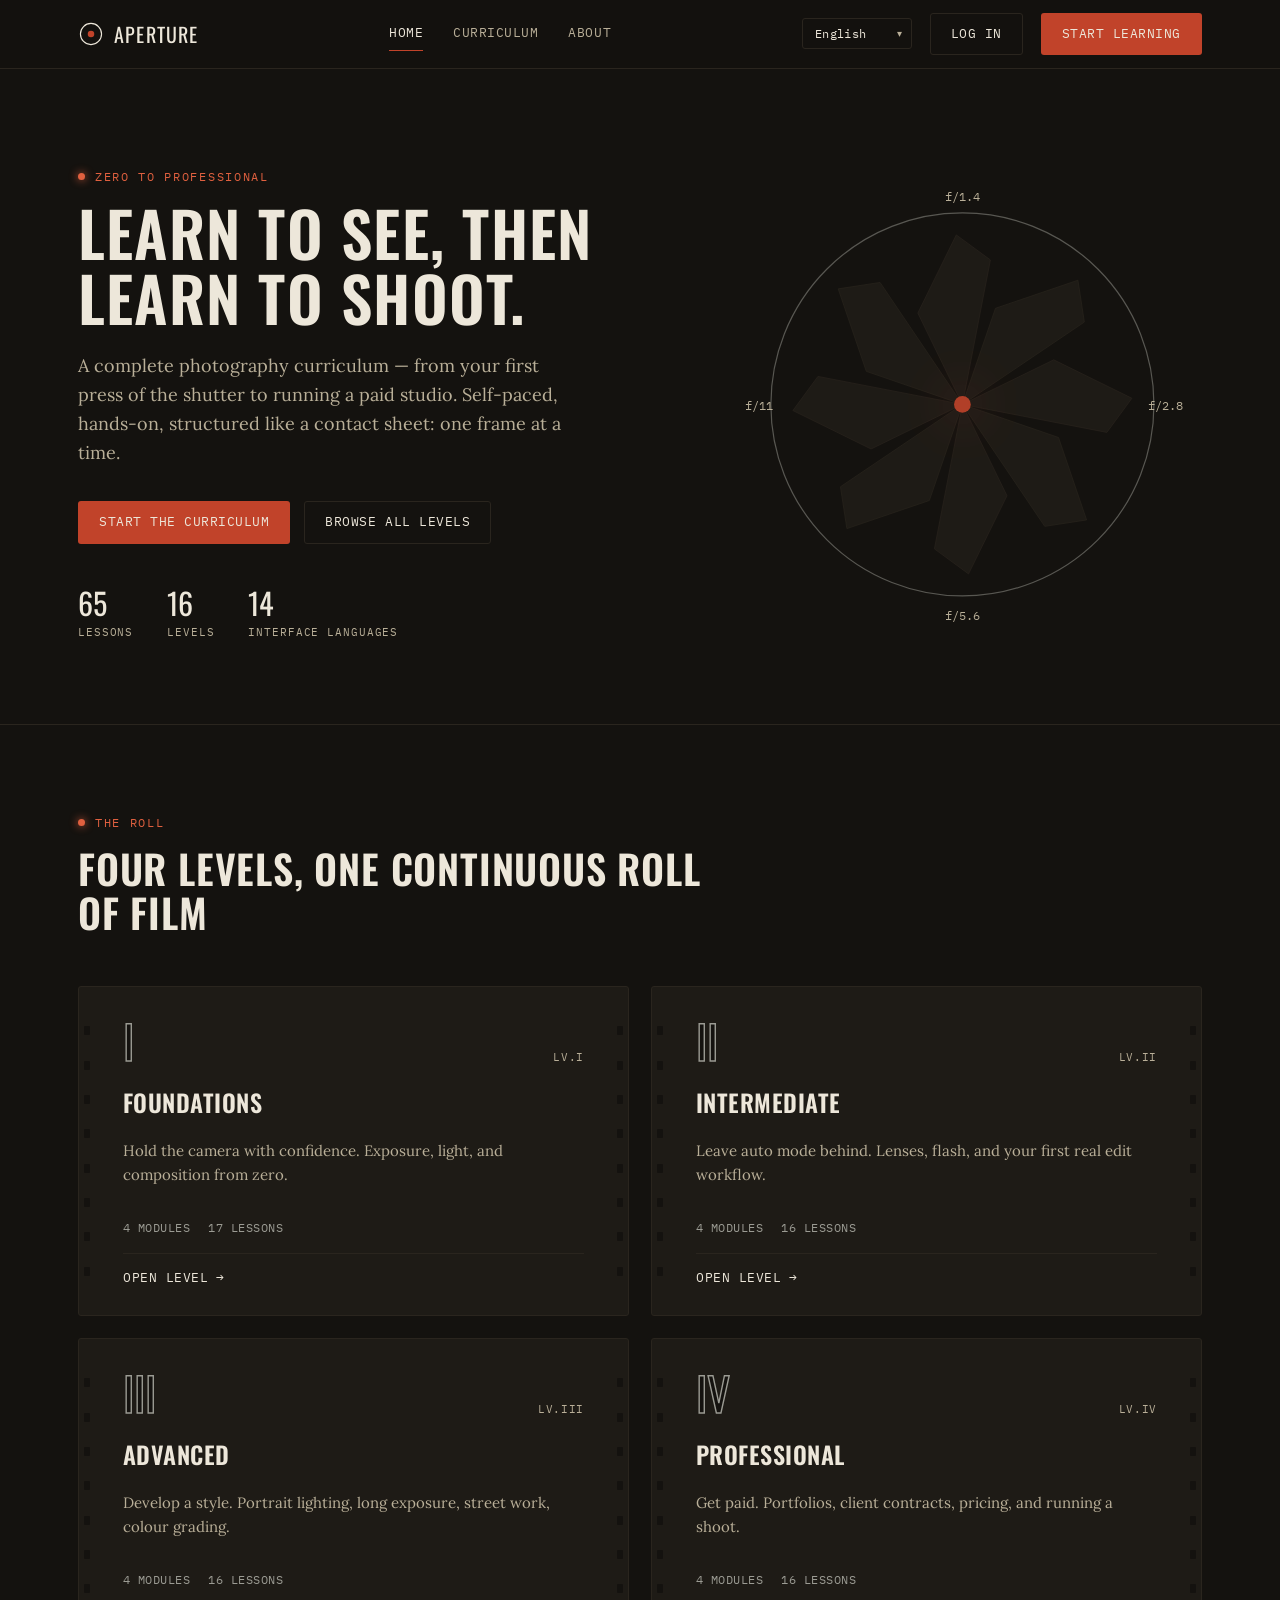
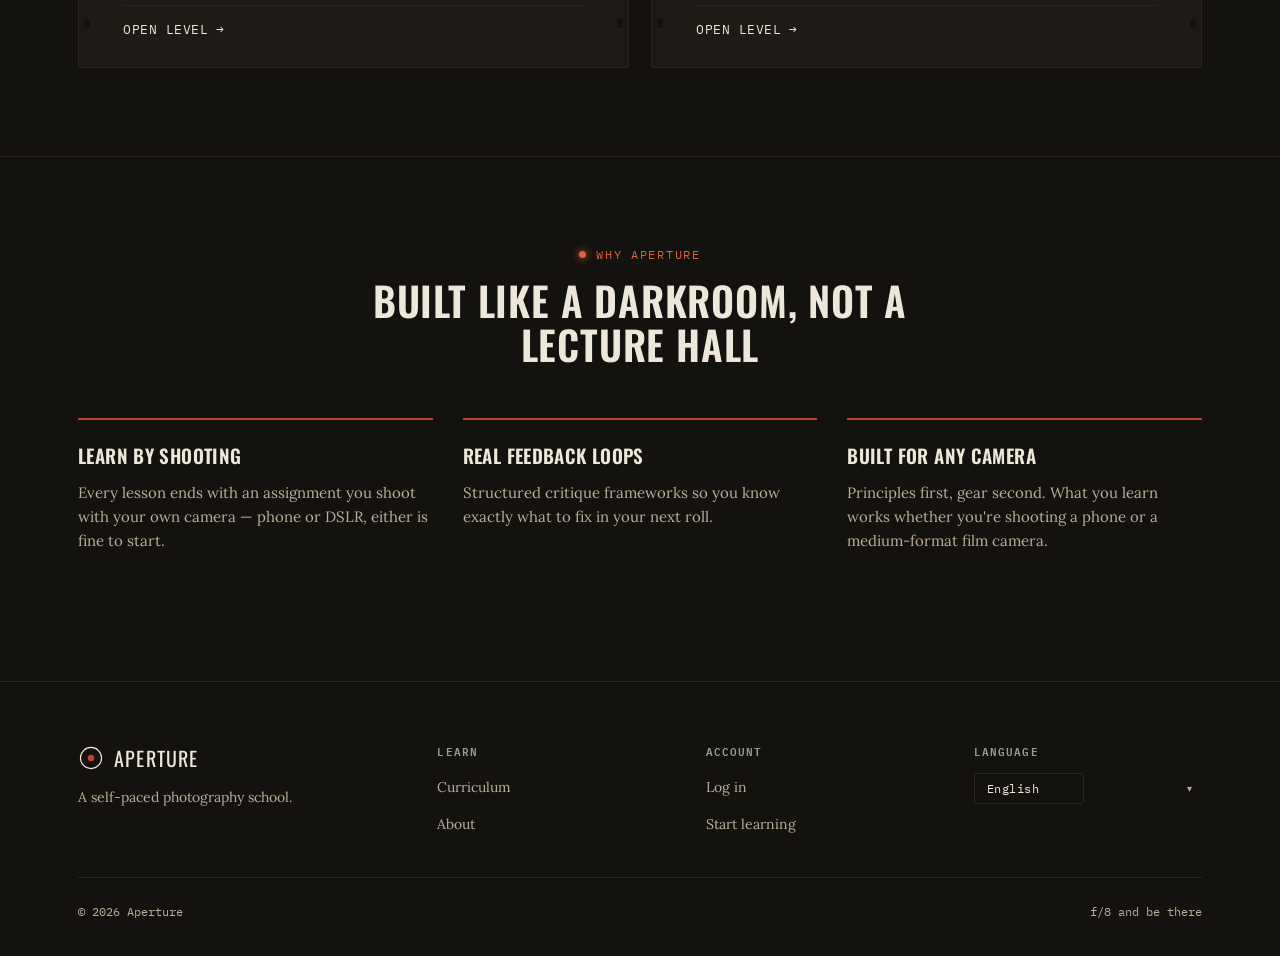
<file: index.html>
<!DOCTYPE html>
<html lang="en">
<head>
<meta charset="UTF-8" />
<meta name="viewport" content="width=device-width, initial-scale=1.0" />
<title>Aperture — Learn photography from scratch to professional</title>
<meta name="description" content="A complete, self-paced photography curriculum from your first shutter press to running a paid studio. Available in 14 interface languages." />
<link rel="preconnect" href="https://fonts.googleapis.com">
<link href="https://fonts.googleapis.com/css2?family=Oswald:wght@400;500;600;700&family=Lora:ital,wght@0,400;0,500;0,600;1,400&family=IBM+Plex+Mono:wght@400;500&display=swap" rel="stylesheet">
<link rel="stylesheet" href="css/style.css" />
</head>
<body>
<div class="bg-scene" aria-hidden="true">
  <div class="bg-glow"></div>
  <svg class="bg-camera bg-camera-1" viewBox="0 0 240 160" fill="none" stroke="currentColor" stroke-width="2">
    <rect x="20" y="42" width="200" height="88" rx="10"/>
    <rect x="96" y="18" width="46" height="26" rx="4"/>
    <circle cx="120" cy="88" r="36"/>
    <circle cx="120" cy="88" r="23"/>
    <circle cx="120" cy="88" r="9"/>
    <rect x="34" y="54" width="20" height="14" rx="2"/>
    <circle cx="196" cy="34" r="7"/>
    <circle cx="172" cy="30" r="9"/>
    <line x1="30" y1="42" x2="30" y2="30"/>
    <line x1="210" y1="42" x2="210" y2="30"/>
  </svg>
  <svg class="bg-camera bg-camera-2" viewBox="0 0 240 160" fill="none" stroke="currentColor" stroke-width="2">
    <rect x="20" y="42" width="200" height="88" rx="10"/>
    <rect x="96" y="18" width="46" height="26" rx="4"/>
    <circle cx="120" cy="88" r="36"/>
    <circle cx="120" cy="88" r="23"/>
    <circle cx="120" cy="88" r="9"/>
    <rect x="34" y="54" width="20" height="14" rx="2"/>
    <circle cx="196" cy="34" r="7"/>
    <circle cx="172" cy="30" r="9"/>
    <line x1="30" y1="42" x2="30" y2="30"/>
    <line x1="210" y1="42" x2="210" y2="30"/>
  </svg>
  <div class="bg-grain"></div>
</div>


<!-- ============ NAV ============ -->
<header class="site-nav">
  <div class="container">
    <a href="index.html" class="brand">
      <svg class="brand-mark" viewBox="0 0 32 32"><circle class="iris-outer" cx="16" cy="16" r="13"/><circle class="iris-inner" cx="16" cy="16" r="4"/></svg>
      Aperture
    </a>
    <nav class="nav-links">
      <a href="index.html" class="active" data-i18n="nav_home">Home</a>
      <a href="dashboard.html" data-i18n="nav_curriculum">Curriculum</a>
      <a href="index.html#why" data-i18n="nav_about">About</a>
    </nav>
    <div class="nav-right">
      <div class="lang-switch"><select aria-label="Language"></select></div>
      <a href="login.html" class="btn btn-ghost" data-i18n="nav_login">Log in</a>
      <a href="signup.html" class="btn btn-primary" data-i18n="nav_signup">Start learning</a>
      <button class="menu-toggle" aria-label="Menu">
        <svg width="18" height="12" viewBox="0 0 18 12"><rect width="18" height="2" fill="currentColor"/><rect y="5" width="18" height="2" fill="currentColor"/><rect y="10" width="18" height="2" fill="currentColor"/></svg>
      </button>
    </div>
  </div>
</header>

<div class="mobile-drawer">
  <div class="mobile-drawer-top">
    <span class="brand"><svg class="brand-mark" viewBox="0 0 32 32"><circle class="iris-outer" cx="16" cy="16" r="13"/><circle class="iris-inner" cx="16" cy="16" r="4"/></svg>Aperture</span>
    <button class="drawer-close btn btn-ghost" aria-label="Close">✕</button>
  </div>
  <nav>
    <a href="index.html" data-i18n="nav_home">Home</a>
    <a href="dashboard.html" data-i18n="nav_curriculum">Curriculum</a>
    <a href="login.html" data-i18n="nav_login">Log in</a>
  </nav>
  <a href="signup.html" class="btn btn-primary" data-i18n="nav_signup">Start learning</a>
</div>

<!-- ============ HERO ============ -->
<section class="hero">
  <div class="container">
    <div>
      <p class="eyebrow" data-i18n="hero_eyebrow">Zero to professional</p>
      <h1 data-i18n="hero_title">Learn to see, then learn to shoot.</h1>
      <p class="hero-sub" data-i18n="hero_sub">A complete photography curriculum — from your first press of the shutter to running a paid studio. Self-paced, hands-on, structured like a contact sheet: one frame at a time.</p>
      <div class="hero-actions">
        <a href="dashboard.html" class="btn btn-primary" data-i18n="hero_cta_primary">Start the curriculum</a>
        <a href="dashboard.html" class="btn btn-ghost" data-i18n="hero_cta_secondary">Browse all levels</a>
      </div>
      <div class="hero-stats">
        <div class="hero-stat"><div class="num" data-stat-lessons>32</div><div class="label" data-i18n="hero_stat_lessons">lessons</div></div>
        <div class="hero-stat"><div class="num" data-stat-modules>16</div><div class="label" data-i18n="hero_stat_levels">levels</div></div>
        <div class="hero-stat"><div class="num">14</div><div class="label" data-i18n="hero_stat_langs">interface languages</div></div>
      </div>
    </div>
    <div class="iris-wrap">
      <svg class="iris-svg" viewBox="0 0 400 400">
        <circle class="iris-ring-outer" cx="200" cy="200" r="160"/>
        <g>
          <g transform="rotate(0 200 200)"><path class="iris-blade" d="M200,200 L246,86 L222,60 L178,118 Z"/></g>
          <g transform="rotate(45 200 200)"><path class="iris-blade" d="M200,200 L246,86 L222,60 L178,118 Z"/></g>
          <g transform="rotate(90 200 200)"><path class="iris-blade" d="M200,200 L246,86 L222,60 L178,118 Z"/></g>
          <g transform="rotate(135 200 200)"><path class="iris-blade" d="M200,200 L246,86 L222,60 L178,118 Z"/></g>
          <g transform="rotate(180 200 200)"><path class="iris-blade" d="M200,200 L246,86 L222,60 L178,118 Z"/></g>
          <g transform="rotate(225 200 200)"><path class="iris-blade" d="M200,200 L246,86 L222,60 L178,118 Z"/></g>
          <g transform="rotate(270 200 200)"><path class="iris-blade" d="M200,200 L246,86 L222,60 L178,118 Z"/></g>
          <g transform="rotate(315 200 200)"><path class="iris-blade" d="M200,200 L246,86 L222,60 L178,118 Z"/></g>
        </g>
        <circle class="iris-center-glow" cx="200" cy="200" r="7"/>
        <text class="iris-fstop" x="200" y="30">f/1.4</text>
        <text class="iris-fstop" x="370" y="205">f/2.8</text>
        <text class="iris-fstop" x="200" y="380">f/5.6</text>
        <text class="iris-fstop" x="30" y="205">f/11</text>
      </svg>
    </div>
  </div>
</section>

<!-- ============ LEVELS ============ -->
<section class="section">
  <div class="container">
    <div class="section-header">
      <p class="eyebrow" data-i18n="levels_eyebrow">The roll</p>
      <h2 data-i18n="levels_title">Four levels, one continuous roll of film</h2>
    </div>
    <div class="roll" data-levels-roll></div>
  </div>
</section>

<!-- ============ WHY ============ -->
<section class="section" id="why" style="border-top:1px solid var(--ink-3);">
  <div class="container">
    <div class="section-header center" style="margin-left:auto;margin-right:auto;">
      <p class="eyebrow" style="justify-content:center;" data-i18n="home_why_eyebrow">Why Aperture</p>
      <h2 data-i18n="home_why_title">Built like a darkroom, not a lecture hall</h2>
    </div>
    <div class="why-grid">
      <div class="why-card">
        <h3 data-i18n="why_1_title">Learn by shooting</h3>
        <p data-i18n="why_1_body">Every lesson ends with an assignment you shoot with your own camera — phone or DSLR, either is fine to start.</p>
      </div>
      <div class="why-card">
        <h3 data-i18n="why_2_title">Real feedback loops</h3>
        <p data-i18n="why_2_body">Structured critique frameworks so you know exactly what to fix in your next roll.</p>
      </div>
      <div class="why-card">
        <h3 data-i18n="why_3_title">Built for any camera</h3>
        <p data-i18n="why_3_body">Principles first, gear second. What you learn works whether you're shooting a phone or a medium-format film camera.</p>
      </div>
    </div>
  </div>
</section>

<!-- ============ FOOTER ============ -->
<footer class="site-footer">
  <div class="container">
    <div class="footer-grid">
      <div class="footer-brand">
        <span class="brand"><svg class="brand-mark" viewBox="0 0 32 32"><circle class="iris-outer" cx="16" cy="16" r="13"/><circle class="iris-inner" cx="16" cy="16" r="4"/></svg>Aperture</span>
        <p data-i18n="footer_rights">A self-paced photography school.</p>
      </div>
      <div class="footer-col">
        <h4 data-i18n="footer_col_learn">Learn</h4>
        <ul>
          <li><a href="dashboard.html" data-i18n="nav_curriculum">Curriculum</a></li>
          <li><a href="index.html#why" data-i18n="nav_about">About</a></li>
        </ul>
      </div>
      <div class="footer-col">
        <h4 data-i18n="footer_col_account">Account</h4>
        <ul>
          <li><a href="login.html" data-i18n="nav_login">Log in</a></li>
          <li><a href="signup.html" data-i18n="nav_signup">Start learning</a></li>
        </ul>
      </div>
      <div class="footer-col">
        <h4 data-i18n="footer_col_lang">Language</h4>
        <div class="lang-switch"><select aria-label="Language"></select></div>
      </div>
    </div>
    <div class="footer-bottom">
      <span>© 2026 Aperture</span>
      <span>f/8 and be there</span>
    </div>
  </div>
</footer>

<script src="js/i18n.js"></script>
<script src="js/curriculum.js"></script>
<script src="js/main.js"></script>
</body>
</html>
</file>
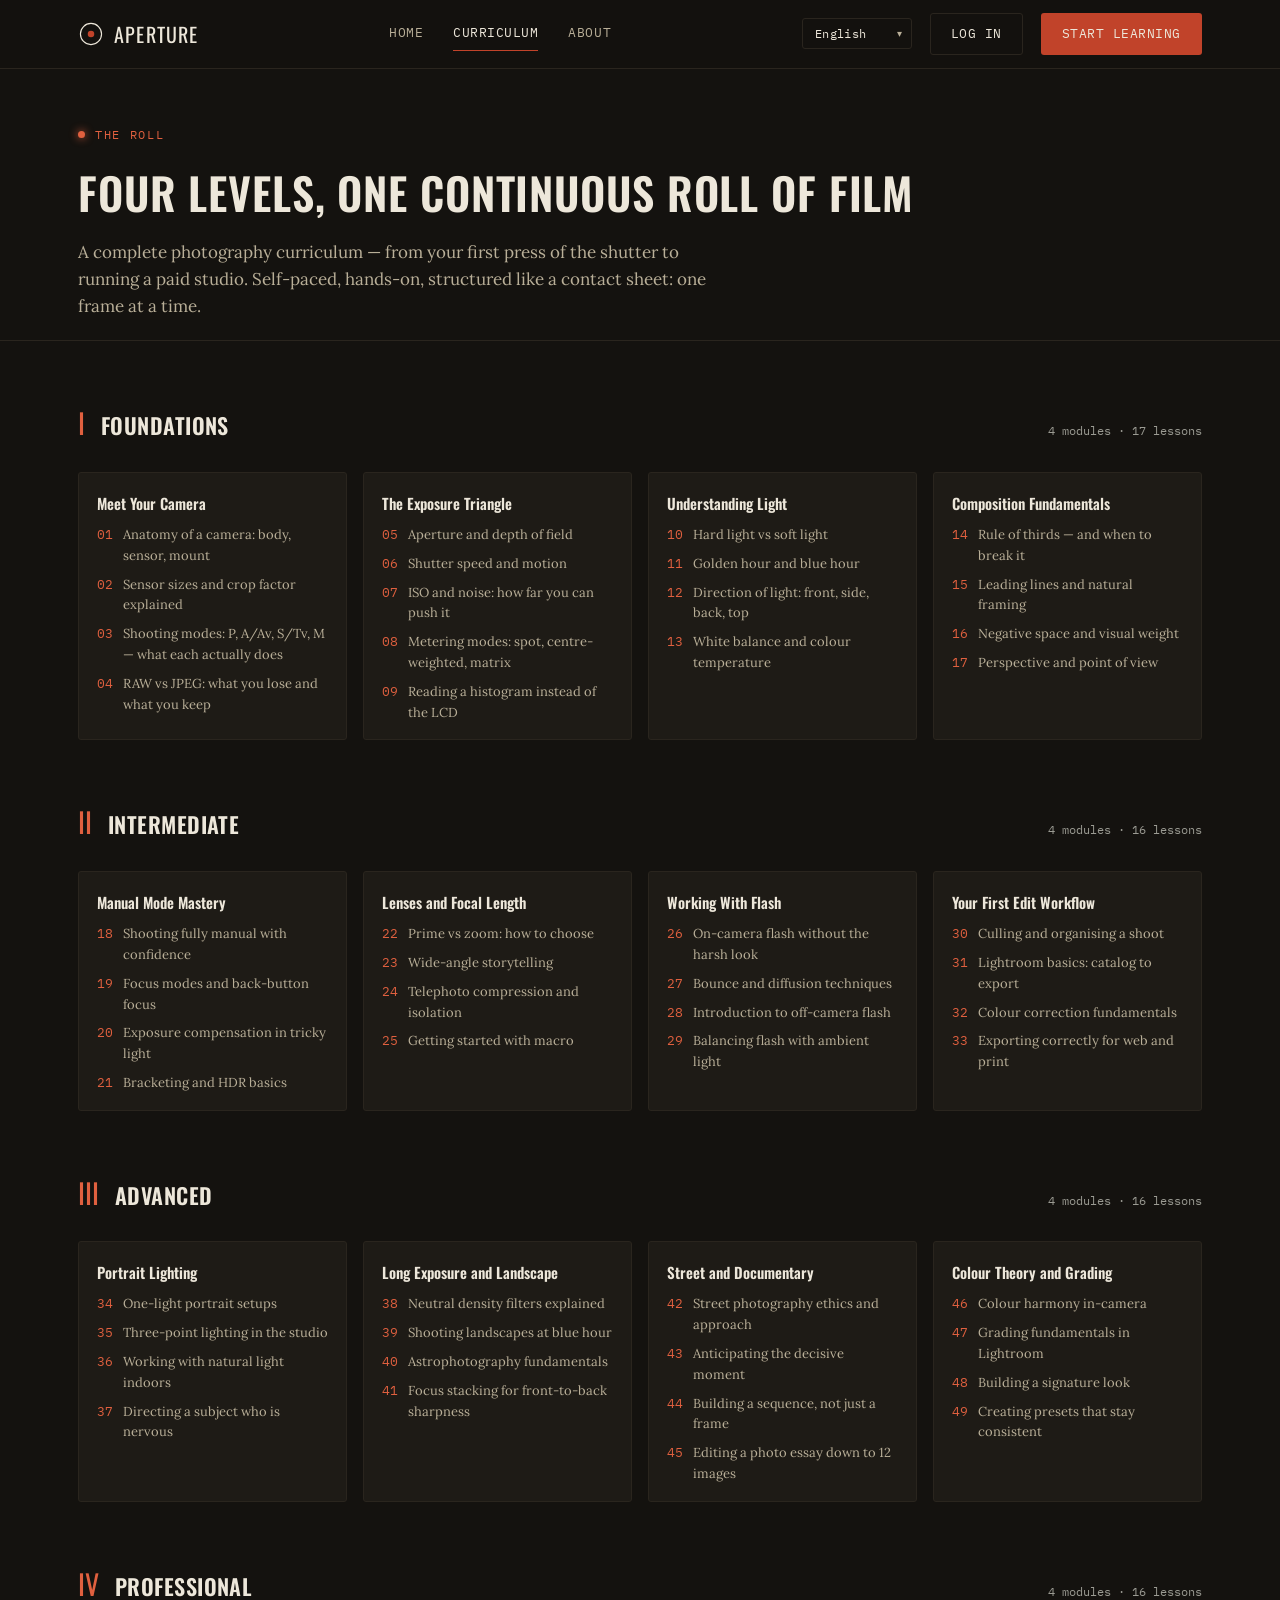
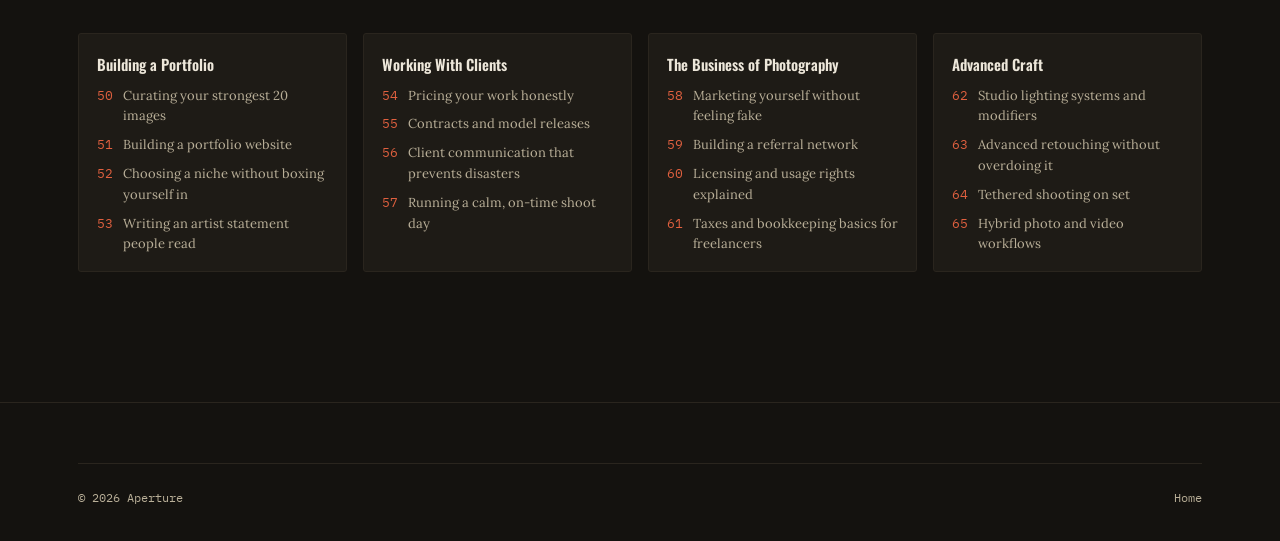
<file: dashboard.html>
<!DOCTYPE html>
<html lang="en">
<head>
<meta charset="UTF-8" />
<meta name="viewport" content="width=device-width, initial-scale=1.0" />
<title>Curriculum — Aperture</title>
<link rel="preconnect" href="https://fonts.googleapis.com">
<link href="https://fonts.googleapis.com/css2?family=Oswald:wght@400;500;600;700&family=Lora:ital,wght@0,400;0,500;0,600;1,400&family=IBM+Plex+Mono:wght@400;500&display=swap" rel="stylesheet">
<link rel="stylesheet" href="css/style.css" />
</head>
<body>
<div class="bg-scene" aria-hidden="true">
  <div class="bg-glow"></div>
  <svg class="bg-camera bg-camera-1" viewBox="0 0 240 160" fill="none" stroke="currentColor" stroke-width="2">
    <rect x="20" y="42" width="200" height="88" rx="10"/>
    <rect x="96" y="18" width="46" height="26" rx="4"/>
    <circle cx="120" cy="88" r="36"/>
    <circle cx="120" cy="88" r="23"/>
    <circle cx="120" cy="88" r="9"/>
    <rect x="34" y="54" width="20" height="14" rx="2"/>
    <circle cx="196" cy="34" r="7"/>
    <circle cx="172" cy="30" r="9"/>
    <line x1="30" y1="42" x2="30" y2="30"/>
    <line x1="210" y1="42" x2="210" y2="30"/>
  </svg>
  <svg class="bg-camera bg-camera-2" viewBox="0 0 240 160" fill="none" stroke="currentColor" stroke-width="2">
    <rect x="20" y="42" width="200" height="88" rx="10"/>
    <rect x="96" y="18" width="46" height="26" rx="4"/>
    <circle cx="120" cy="88" r="36"/>
    <circle cx="120" cy="88" r="23"/>
    <circle cx="120" cy="88" r="9"/>
    <rect x="34" y="54" width="20" height="14" rx="2"/>
    <circle cx="196" cy="34" r="7"/>
    <circle cx="172" cy="30" r="9"/>
    <line x1="30" y1="42" x2="30" y2="30"/>
    <line x1="210" y1="42" x2="210" y2="30"/>
  </svg>
  <div class="bg-grain"></div>
</div>


<header class="site-nav">
  <div class="container">
    <a href="index.html" class="brand">
      <svg class="brand-mark" viewBox="0 0 32 32"><circle class="iris-outer" cx="16" cy="16" r="13"/><circle class="iris-inner" cx="16" cy="16" r="4"/></svg>
      Aperture
    </a>
    <nav class="nav-links">
      <a href="index.html" data-i18n="nav_home">Home</a>
      <a href="dashboard.html" class="active" data-i18n="nav_curriculum">Curriculum</a>
      <a href="index.html#why" data-i18n="nav_about">About</a>
    </nav>
    <div class="nav-right">
      <div class="lang-switch"><select aria-label="Language"></select></div>
      <a href="login.html" class="btn btn-ghost" data-i18n="nav_login">Log in</a>
      <a href="signup.html" class="btn btn-primary" data-i18n="nav_signup">Start learning</a>
      <button class="menu-toggle" aria-label="Menu">
        <svg width="18" height="12" viewBox="0 0 18 12"><rect width="18" height="2" fill="currentColor"/><rect y="5" width="18" height="2" fill="currentColor"/><rect y="10" width="18" height="2" fill="currentColor"/></svg>
      </button>
    </div>
  </div>
</header>

<div class="mobile-drawer">
  <div class="mobile-drawer-top">
    <span class="brand"><svg class="brand-mark" viewBox="0 0 32 32"><circle class="iris-outer" cx="16" cy="16" r="13"/><circle class="iris-inner" cx="16" cy="16" r="4"/></svg>Aperture</span>
    <button class="drawer-close btn btn-ghost" aria-label="Close">✕</button>
  </div>
  <nav>
    <a href="index.html" data-i18n="nav_home">Home</a>
    <a href="dashboard.html" data-i18n="nav_curriculum">Curriculum</a>
    <a href="login.html" data-i18n="nav_login">Log in</a>
  </nav>
  <a href="signup.html" class="btn btn-primary" data-i18n="nav_signup">Start learning</a>
</div>

<div class="page-header">
  <div class="container">
    <p class="eyebrow" data-i18n="levels_eyebrow">The roll</p>
    <h1 data-i18n="levels_title">Four levels, one continuous roll of film</h1>
    <p class="sub" data-i18n="hero_sub">A complete photography curriculum — from your first press of the shutter to running a paid studio. Self-paced, hands-on, structured like a contact sheet: one frame at a time.</p>
  </div>
</div>

<div class="container">
  <div class="contact-sheet" data-contact-sheet></div>
</div>

<footer class="site-footer">
  <div class="container">
    <div class="footer-bottom">
      <span>© 2026 Aperture</span>
      <a href="index.html" data-i18n="nav_home">Home</a>
    </div>
  </div>
</footer>

<script src="js/i18n.js"></script>
<script src="js/curriculum.js"></script>
<script src="js/main.js"></script>
</body>
</html>
</file>
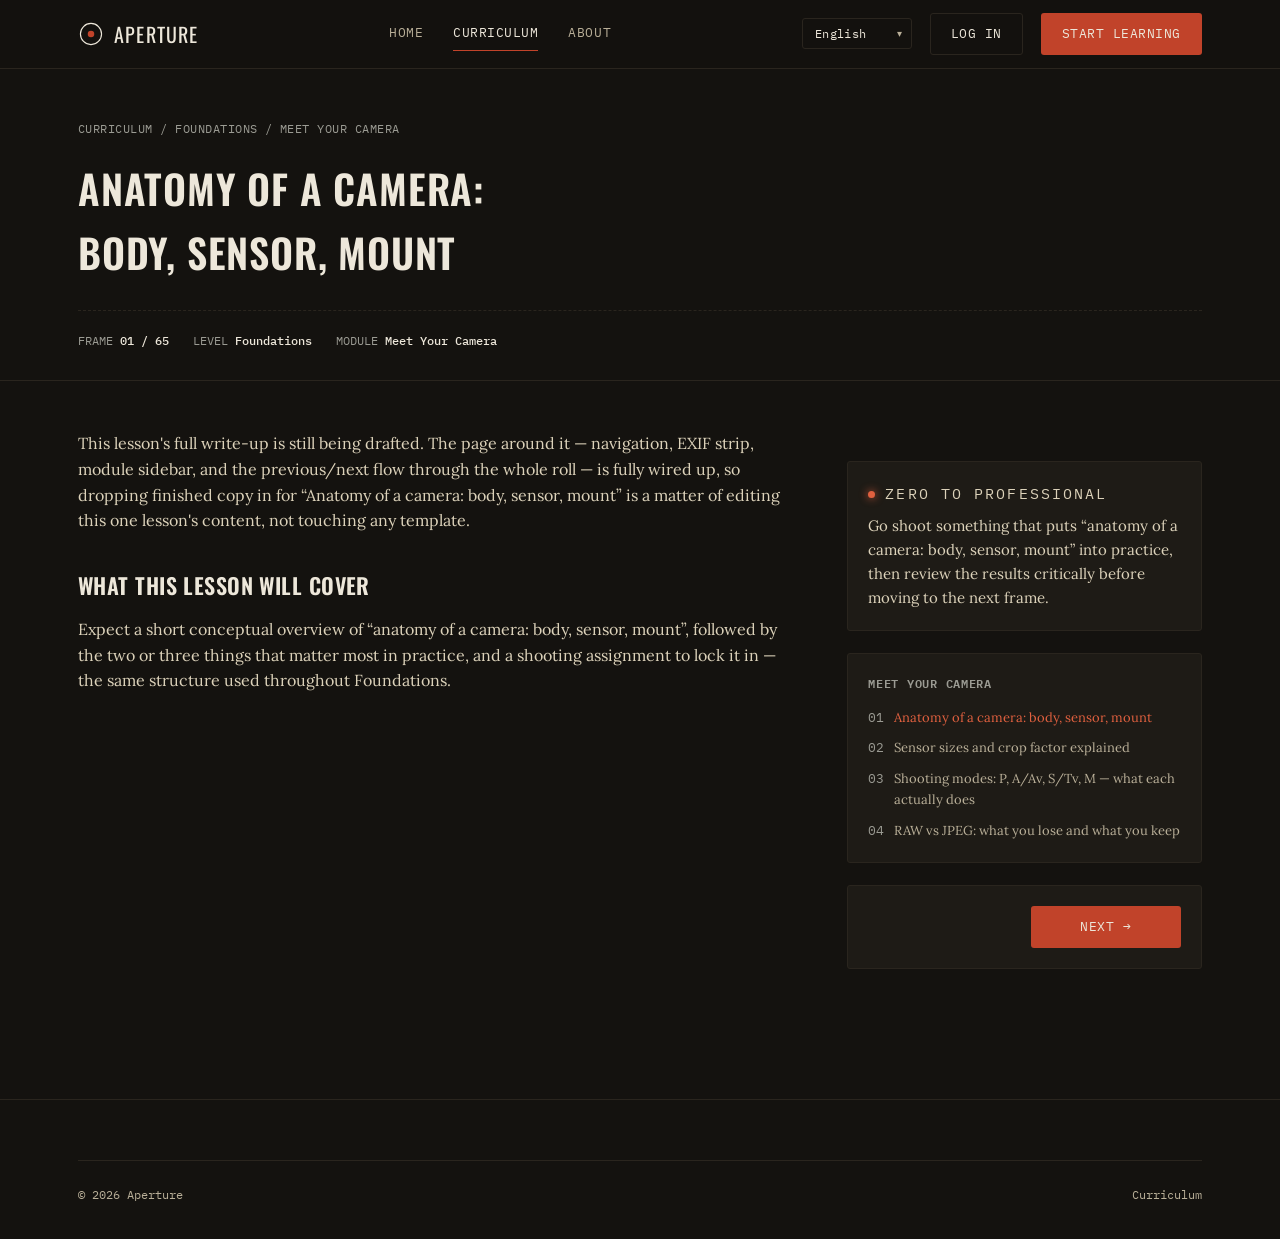
<file: lesson.html>
<!DOCTYPE html>
<html lang="en">
<head>
<meta charset="UTF-8" />
<meta name="viewport" content="width=device-width, initial-scale=1.0" />
<title>Lesson — Aperture</title>
<link rel="preconnect" href="https://fonts.googleapis.com">
<link href="https://fonts.googleapis.com/css2?family=Oswald:wght@400;500;600;700&family=Lora:ital,wght@0,400;0,500;0,600;1,400&family=IBM+Plex+Mono:wght@400;500&display=swap" rel="stylesheet">
<link rel="stylesheet" href="css/style.css" />
</head>
<body data-lesson-page>
<div class="bg-scene" aria-hidden="true">
  <div class="bg-glow"></div>
  <svg class="bg-camera bg-camera-1" viewBox="0 0 240 160" fill="none" stroke="currentColor" stroke-width="2">
    <rect x="20" y="42" width="200" height="88" rx="10"/>
    <rect x="96" y="18" width="46" height="26" rx="4"/>
    <circle cx="120" cy="88" r="36"/>
    <circle cx="120" cy="88" r="23"/>
    <circle cx="120" cy="88" r="9"/>
    <rect x="34" y="54" width="20" height="14" rx="2"/>
    <circle cx="196" cy="34" r="7"/>
    <circle cx="172" cy="30" r="9"/>
    <line x1="30" y1="42" x2="30" y2="30"/>
    <line x1="210" y1="42" x2="210" y2="30"/>
  </svg>
  <svg class="bg-camera bg-camera-2" viewBox="0 0 240 160" fill="none" stroke="currentColor" stroke-width="2">
    <rect x="20" y="42" width="200" height="88" rx="10"/>
    <rect x="96" y="18" width="46" height="26" rx="4"/>
    <circle cx="120" cy="88" r="36"/>
    <circle cx="120" cy="88" r="23"/>
    <circle cx="120" cy="88" r="9"/>
    <rect x="34" y="54" width="20" height="14" rx="2"/>
    <circle cx="196" cy="34" r="7"/>
    <circle cx="172" cy="30" r="9"/>
    <line x1="30" y1="42" x2="30" y2="30"/>
    <line x1="210" y1="42" x2="210" y2="30"/>
  </svg>
  <div class="bg-grain"></div>
</div>


<header class="site-nav">
  <div class="container">
    <a href="index.html" class="brand">
      <svg class="brand-mark" viewBox="0 0 32 32"><circle class="iris-outer" cx="16" cy="16" r="13"/><circle class="iris-inner" cx="16" cy="16" r="4"/></svg>
      Aperture
    </a>
    <nav class="nav-links">
      <a href="index.html" data-i18n="nav_home">Home</a>
      <a href="dashboard.html" class="active" data-i18n="nav_curriculum">Curriculum</a>
      <a href="index.html#why" data-i18n="nav_about">About</a>
    </nav>
    <div class="nav-right">
      <div class="lang-switch"><select aria-label="Language"></select></div>
      <a href="login.html" class="btn btn-ghost" data-i18n="nav_login">Log in</a>
      <a href="signup.html" class="btn btn-primary" data-i18n="nav_signup">Start learning</a>
      <button class="menu-toggle" aria-label="Menu">
        <svg width="18" height="12" viewBox="0 0 18 12"><rect width="18" height="2" fill="currentColor"/><rect y="5" width="18" height="2" fill="currentColor"/><rect y="10" width="18" height="2" fill="currentColor"/></svg>
      </button>
    </div>
  </div>
</header>

<div class="mobile-drawer">
  <div class="mobile-drawer-top">
    <span class="brand"><svg class="brand-mark" viewBox="0 0 32 32"><circle class="iris-outer" cx="16" cy="16" r="13"/><circle class="iris-inner" cx="16" cy="16" r="4"/></svg>Aperture</span>
    <button class="drawer-close btn btn-ghost" aria-label="Close">✕</button>
  </div>
  <nav>
    <a href="index.html" data-i18n="nav_home">Home</a>
    <a href="dashboard.html" data-i18n="nav_curriculum">Curriculum</a>
    <a href="login.html" data-i18n="nav_login">Log in</a>
  </nav>
  <a href="signup.html" class="btn btn-primary" data-i18n="nav_signup">Start learning</a>
</div>

<div class="lesson-hero">
  <div class="container">
    <p class="lesson-crumb" data-lesson-crumb>Curriculum / Foundations / Meet Your Camera</p>
    <h1 data-lesson-title>Lesson title</h1>
    <div class="exif-strip">
      <span>FRAME <b data-exif-frame>05 / 65</b></span>
      <span>LEVEL <b data-exif-level>Foundations</b></span>
      <span>MODULE <b data-exif-module>Meet Your Camera</b></span>
    </div>
  </div>
</div>

<div class="container">
  <div class="lesson-body">
    <article class="lesson-copy" data-lesson-copy>
      <!-- populated by js/main.js -->
    </article>

    <aside class="lesson-side">
      <div class="side-card assignment-box">
        <p class="eyebrow" data-i18n="hero_eyebrow" style="margin-bottom:8px;">Assignment</p>
        <p data-assignment-text>Assignment text.</p>
      </div>
      <div class="side-card">
        <h4 data-module-title>Module</h4>
        <ol data-module-lessons></ol>
      </div>
      <div class="side-card" style="display:flex; gap:12px;">
        <a class="btn btn-ghost" style="flex:1;" data-lesson-prev href="#">← Prev</a>
        <a class="btn btn-primary" style="flex:1;" data-lesson-next href="#">Next →</a>
      </div>
    </aside>
  </div>
</div>

<footer class="site-footer">
  <div class="container">
    <div class="footer-bottom">
      <span>© 2026 Aperture</span>
      <a href="dashboard.html" data-i18n="nav_curriculum">Back to curriculum</a>
    </div>
  </div>
</footer>

<script src="js/i18n.js"></script>
<script src="js/curriculum.js"></script>
<script src="js/lessons-content.js"></script>
<script src="js/main.js"></script>
</body>
</html>
</file>
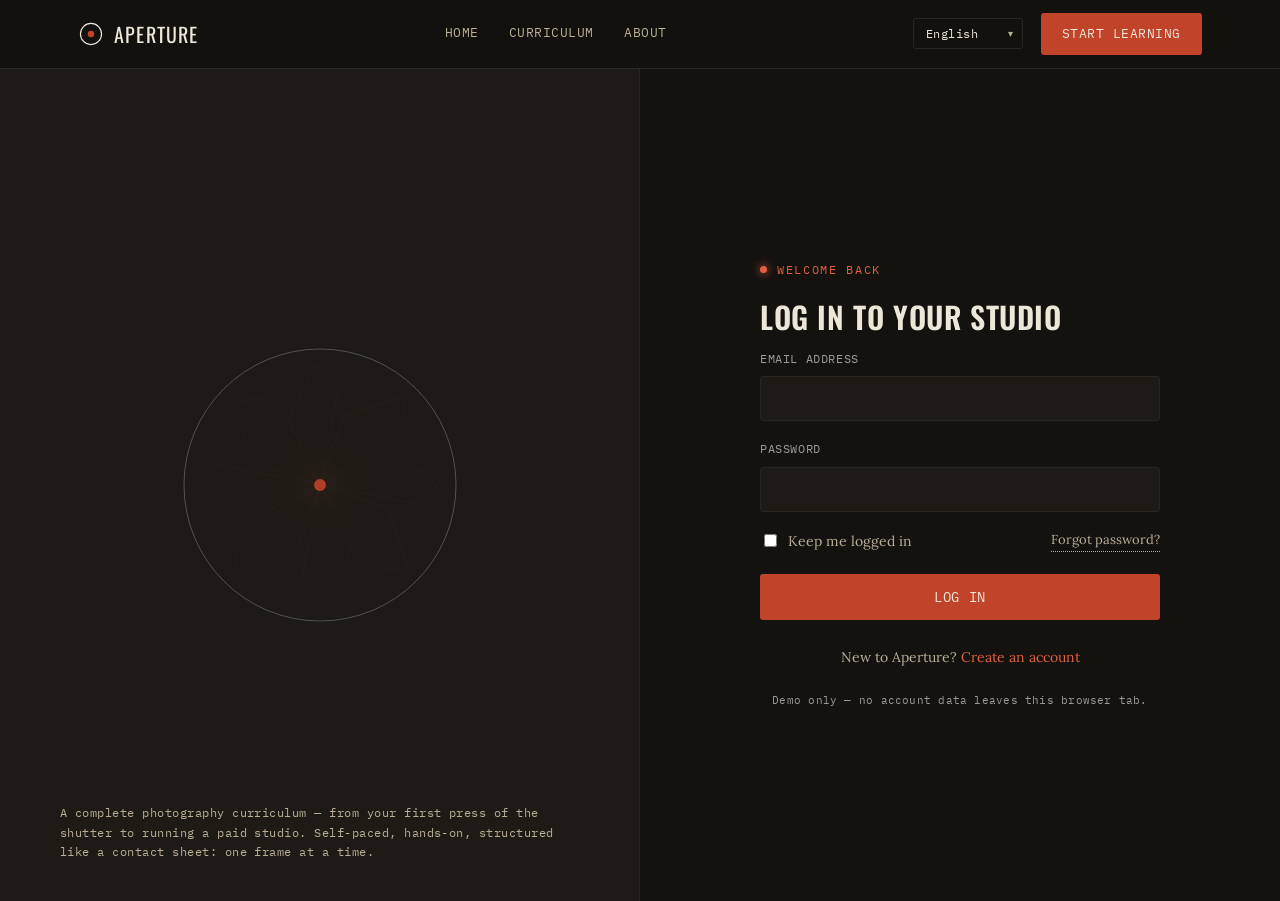
<file: login.html>
<!DOCTYPE html>
<html lang="en">
<head>
<meta charset="UTF-8" />
<meta name="viewport" content="width=device-width, initial-scale=1.0" />
<title>Log in — Aperture</title>
<link rel="preconnect" href="https://fonts.googleapis.com">
<link href="https://fonts.googleapis.com/css2?family=Oswald:wght@400;500;600;700&family=Lora:ital,wght@0,400;0,500;0,600;1,400&family=IBM+Plex+Mono:wght@400;500&display=swap" rel="stylesheet">
<link rel="stylesheet" href="css/style.css" />
</head>
<body>
<div class="bg-scene" aria-hidden="true">
  <div class="bg-glow"></div>
  <svg class="bg-camera bg-camera-1" viewBox="0 0 240 160" fill="none" stroke="currentColor" stroke-width="2">
    <rect x="20" y="42" width="200" height="88" rx="10"/>
    <rect x="96" y="18" width="46" height="26" rx="4"/>
    <circle cx="120" cy="88" r="36"/>
    <circle cx="120" cy="88" r="23"/>
    <circle cx="120" cy="88" r="9"/>
    <rect x="34" y="54" width="20" height="14" rx="2"/>
    <circle cx="196" cy="34" r="7"/>
    <circle cx="172" cy="30" r="9"/>
    <line x1="30" y1="42" x2="30" y2="30"/>
    <line x1="210" y1="42" x2="210" y2="30"/>
  </svg>
  <svg class="bg-camera bg-camera-2" viewBox="0 0 240 160" fill="none" stroke="currentColor" stroke-width="2">
    <rect x="20" y="42" width="200" height="88" rx="10"/>
    <rect x="96" y="18" width="46" height="26" rx="4"/>
    <circle cx="120" cy="88" r="36"/>
    <circle cx="120" cy="88" r="23"/>
    <circle cx="120" cy="88" r="9"/>
    <rect x="34" y="54" width="20" height="14" rx="2"/>
    <circle cx="196" cy="34" r="7"/>
    <circle cx="172" cy="30" r="9"/>
    <line x1="30" y1="42" x2="30" y2="30"/>
    <line x1="210" y1="42" x2="210" y2="30"/>
  </svg>
  <div class="bg-grain"></div>
</div>


<header class="site-nav">
  <div class="container">
    <a href="index.html" class="brand">
      <svg class="brand-mark" viewBox="0 0 32 32"><circle class="iris-outer" cx="16" cy="16" r="13"/><circle class="iris-inner" cx="16" cy="16" r="4"/></svg>
      Aperture
    </a>
    <nav class="nav-links">
      <a href="index.html" data-i18n="nav_home">Home</a>
      <a href="dashboard.html" data-i18n="nav_curriculum">Curriculum</a>
      <a href="index.html#why" data-i18n="nav_about">About</a>
    </nav>
    <div class="nav-right">
      <div class="lang-switch"><select aria-label="Language"></select></div>
      <a href="signup.html" class="btn btn-primary" data-i18n="nav_signup">Start learning</a>
    </div>
  </div>
</header>

<div class="auth-wrap">
  <div class="auth-visual">
    <div class="iris-wrap">
      <svg class="iris-svg" viewBox="0 0 400 400">
        <circle class="iris-ring-outer" cx="200" cy="200" r="160"/>
        <g>
          <g transform="rotate(0 200 200)"><path class="iris-blade" d="M200,200 L246,86 L222,60 L178,118 Z"/></g>
          <g transform="rotate(45 200 200)"><path class="iris-blade" d="M200,200 L246,86 L222,60 L178,118 Z"/></g>
          <g transform="rotate(90 200 200)"><path class="iris-blade" d="M200,200 L246,86 L222,60 L178,118 Z"/></g>
          <g transform="rotate(135 200 200)"><path class="iris-blade" d="M200,200 L246,86 L222,60 L178,118 Z"/></g>
          <g transform="rotate(180 200 200)"><path class="iris-blade" d="M200,200 L246,86 L222,60 L178,118 Z"/></g>
          <g transform="rotate(225 200 200)"><path class="iris-blade" d="M200,200 L246,86 L222,60 L178,118 Z"/></g>
          <g transform="rotate(270 200 200)"><path class="iris-blade" d="M200,200 L246,86 L222,60 L178,118 Z"/></g>
          <g transform="rotate(315 200 200)"><path class="iris-blade" d="M200,200 L246,86 L222,60 L178,118 Z"/></g>
        </g>
        <circle class="iris-center-glow" cx="200" cy="200" r="7"/>
      </svg>
    </div>
    <p class="auth-visual-caption" data-i18n="hero_sub">A complete photography curriculum — from your first press of the shutter to running a paid studio.</p>
  </div>

  <div class="auth-form-side">
    <div class="auth-card">
      <p class="eyebrow" data-i18n="login_eyebrow">Welcome back</p>
      <h1 data-i18n="login_title">Log in to your studio</h1>

      <div class="form-alert" data-form-alert></div>

      <form data-login-form novalidate>
        <div class="field">
          <label for="email" data-i18n="login_email">Email address</label>
          <input id="email" name="email" type="email" required autocomplete="email" />
        </div>
        <div class="field">
          <label for="password" data-i18n="login_password">Password</label>
          <input id="password" name="password" type="password" required autocomplete="current-password" />
        </div>
        <div class="field-row">
          <label class="checkbox-row"><input type="checkbox" name="remember" /><span data-i18n="login_remember">Keep me logged in</span></label>
          <a href="#" class="link-muted" data-i18n="login_forgot">Forgot password?</a>
        </div>
        <button type="submit" class="btn btn-primary btn-block" data-i18n="login_submit">Log in</button>
      </form>

      <p class="auth-switch">
        <span data-i18n="login_no_account">New to Aperture?</span>
        <a href="signup.html" data-i18n="login_create">Create an account</a>
      </p>

      <p class="demo-notice" data-i18n="form_demo_notice">Demo only — no account data leaves this browser tab.</p>
    </div>
  </div>
</div>

<script src="js/i18n.js"></script>
<script src="js/curriculum.js"></script>
<script src="js/main.js"></script>
</body>
</html>
</file>
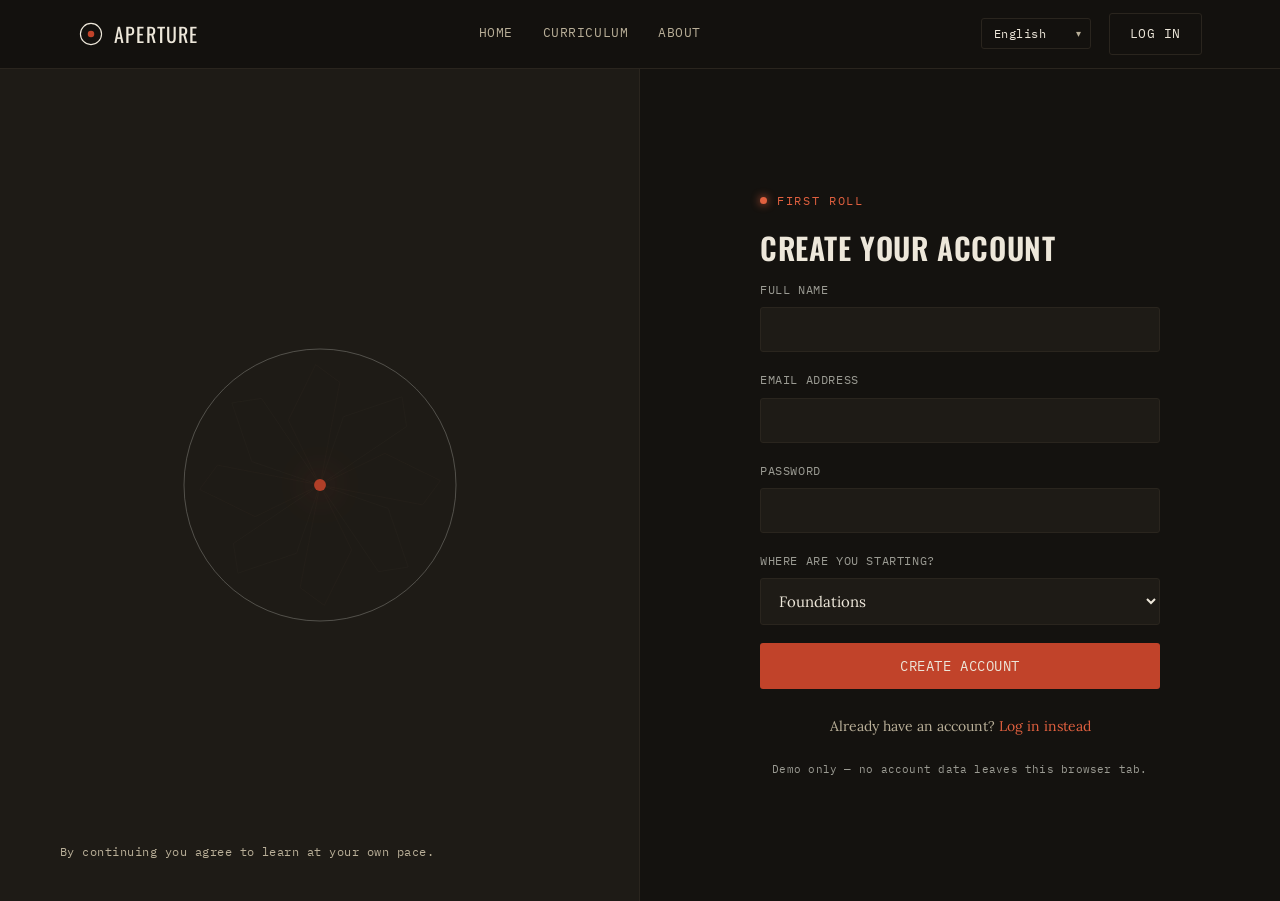
<file: signup.html>
<!DOCTYPE html>
<html lang="en">
<head>
<meta charset="UTF-8" />
<meta name="viewport" content="width=device-width, initial-scale=1.0" />
<title>Create your account — Aperture</title>
<link rel="preconnect" href="https://fonts.googleapis.com">
<link href="https://fonts.googleapis.com/css2?family=Oswald:wght@400;500;600;700&family=Lora:ital,wght@0,400;0,500;0,600;1,400&family=IBM+Plex+Mono:wght@400;500&display=swap" rel="stylesheet">
<link rel="stylesheet" href="css/style.css" />
</head>
<body>
<div class="bg-scene" aria-hidden="true">
  <div class="bg-glow"></div>
  <svg class="bg-camera bg-camera-1" viewBox="0 0 240 160" fill="none" stroke="currentColor" stroke-width="2">
    <rect x="20" y="42" width="200" height="88" rx="10"/>
    <rect x="96" y="18" width="46" height="26" rx="4"/>
    <circle cx="120" cy="88" r="36"/>
    <circle cx="120" cy="88" r="23"/>
    <circle cx="120" cy="88" r="9"/>
    <rect x="34" y="54" width="20" height="14" rx="2"/>
    <circle cx="196" cy="34" r="7"/>
    <circle cx="172" cy="30" r="9"/>
    <line x1="30" y1="42" x2="30" y2="30"/>
    <line x1="210" y1="42" x2="210" y2="30"/>
  </svg>
  <svg class="bg-camera bg-camera-2" viewBox="0 0 240 160" fill="none" stroke="currentColor" stroke-width="2">
    <rect x="20" y="42" width="200" height="88" rx="10"/>
    <rect x="96" y="18" width="46" height="26" rx="4"/>
    <circle cx="120" cy="88" r="36"/>
    <circle cx="120" cy="88" r="23"/>
    <circle cx="120" cy="88" r="9"/>
    <rect x="34" y="54" width="20" height="14" rx="2"/>
    <circle cx="196" cy="34" r="7"/>
    <circle cx="172" cy="30" r="9"/>
    <line x1="30" y1="42" x2="30" y2="30"/>
    <line x1="210" y1="42" x2="210" y2="30"/>
  </svg>
  <div class="bg-grain"></div>
</div>


<header class="site-nav">
  <div class="container">
    <a href="index.html" class="brand">
      <svg class="brand-mark" viewBox="0 0 32 32"><circle class="iris-outer" cx="16" cy="16" r="13"/><circle class="iris-inner" cx="16" cy="16" r="4"/></svg>
      Aperture
    </a>
    <nav class="nav-links">
      <a href="index.html" data-i18n="nav_home">Home</a>
      <a href="dashboard.html" data-i18n="nav_curriculum">Curriculum</a>
      <a href="index.html#why" data-i18n="nav_about">About</a>
    </nav>
    <div class="nav-right">
      <div class="lang-switch"><select aria-label="Language"></select></div>
      <a href="login.html" class="btn btn-ghost" data-i18n="nav_login">Log in</a>
    </div>
  </div>
</header>

<div class="auth-wrap">
  <div class="auth-visual">
    <div class="iris-wrap">
      <svg class="iris-svg" viewBox="0 0 400 400">
        <circle class="iris-ring-outer" cx="200" cy="200" r="160"/>
        <g>
          <g transform="rotate(0 200 200)"><path class="iris-blade" d="M200,200 L246,86 L222,60 L178,118 Z"/></g>
          <g transform="rotate(45 200 200)"><path class="iris-blade" d="M200,200 L246,86 L222,60 L178,118 Z"/></g>
          <g transform="rotate(90 200 200)"><path class="iris-blade" d="M200,200 L246,86 L222,60 L178,118 Z"/></g>
          <g transform="rotate(135 200 200)"><path class="iris-blade" d="M200,200 L246,86 L222,60 L178,118 Z"/></g>
          <g transform="rotate(180 200 200)"><path class="iris-blade" d="M200,200 L246,86 L222,60 L178,118 Z"/></g>
          <g transform="rotate(225 200 200)"><path class="iris-blade" d="M200,200 L246,86 L222,60 L178,118 Z"/></g>
          <g transform="rotate(270 200 200)"><path class="iris-blade" d="M200,200 L246,86 L222,60 L178,118 Z"/></g>
          <g transform="rotate(315 200 200)"><path class="iris-blade" d="M200,200 L246,86 L222,60 L178,118 Z"/></g>
        </g>
        <circle class="iris-center-glow" cx="200" cy="200" r="7"/>
      </svg>
    </div>
    <p class="auth-visual-caption" data-i18n="signup_terms">By continuing you agree to learn at your own pace.</p>
  </div>

  <div class="auth-form-side">
    <div class="auth-card">
      <p class="eyebrow" data-i18n="signup_eyebrow">First roll</p>
      <h1 data-i18n="signup_title">Create your account</h1>

      <div class="form-alert" data-form-alert></div>

      <form data-signup-form novalidate>
        <div class="field">
          <label for="name" data-i18n="signup_name">Full name</label>
          <input id="name" name="name" type="text" required autocomplete="name" />
        </div>
        <div class="field">
          <label for="semail" data-i18n="signup_email">Email address</label>
          <input id="semail" name="email" type="email" required autocomplete="email" />
        </div>
        <div class="field">
          <label for="spassword" data-i18n="signup_password">Password</label>
          <input id="spassword" name="password" type="password" required autocomplete="new-password" minlength="8" />
        </div>
        <div class="field">
          <label for="level" data-i18n="signup_level">Where are you starting?</label>
          <select id="level" name="level">
            <option value="foundations" data-i18n="level_1_name">Foundations</option>
            <option value="intermediate" data-i18n="level_2_name">Intermediate</option>
            <option value="advanced" data-i18n="level_3_name">Advanced</option>
            <option value="professional" data-i18n="level_4_name">Professional</option>
          </select>
        </div>
        <button type="submit" class="btn btn-primary btn-block" data-i18n="signup_submit">Create account</button>
      </form>

      <p class="auth-switch">
        <span data-i18n="signup_has_account">Already have an account?</span>
        <a href="login.html" data-i18n="signup_login">Log in instead</a>
      </p>

      <p class="demo-notice" data-i18n="form_demo_notice">Demo only — no account data leaves this browser tab.</p>
    </div>
  </div>
</div>

<script src="js/i18n.js"></script>
<script src="js/curriculum.js"></script>
<script src="js/main.js"></script>
</body>
</html>
</file>
<file: css/style.css>
/* ============================================================
   APERTURE — stylesheet
   Design language: a darkroom, not a lecture hall.
   Ink black + safelight red + paper cream, condensed display
   type for numerals/labels, warm serif for reading, mono for
   EXIF-style data.
   ============================================================ */

:root {
  --ink: #14120F;
  --ink-2: #1E1B16;
  --ink-3: #2A251E;
  --paper: #EDE7DA;
  --paper-dim: #DCD2BA;
  --paper-faint: #B9AF98;
  --safelight: #C1432A;
  --safelight-dim: #8F321F;
  --safelight-bright: #E0603F;
  --silver: #9B9B93;
  --gold: #B8935A;
  --focus: #6B8F71;

  --font-display: 'Oswald', 'Arial Narrow', sans-serif;
  --font-body: 'Lora', 'Georgia', serif;
  --font-mono: 'IBM Plex Mono', 'Courier New', monospace;

  --container: 1180px;
  --radius: 3px;
}

* { box-sizing: border-box; }
html { scroll-behavior: smooth; }

html, body {
  margin: 0;
  padding: 0;
  background: var(--ink);
  color: var(--paper);
  font-family: var(--font-body);
  font-size: 17px;
  line-height: 1.6;
}

body[dir="rtl"] { direction: rtl; }

img, svg { max-width: 100%; display: block; }

a { color: inherit; text-decoration: none; }

h1, h2, h3, h4 {
  font-family: var(--font-display);
  text-transform: uppercase;
  letter-spacing: 0.02em;
  font-weight: 600;
  margin: 0;
  color: var(--paper);
}

p { margin: 0 0 1em; }
p:last-child { margin-bottom: 0; }

.container {
  max-width: var(--container);
  margin: 0 auto;
  padding: 0 28px;
}

::selection { background: var(--safelight); color: var(--paper); }

:focus-visible {
  outline: 2px solid var(--safelight-bright);
  outline-offset: 3px;
}

@media (prefers-reduced-motion: reduce) {
  *, *::before, *::after {
    animation-duration: 0.001ms !important;
    animation-iteration-count: 1 !important;
    transition-duration: 0.001ms !important;
    scroll-behavior: auto !important;
  }
}

/* ---------- eyebrow / label utility ---------- */
.eyebrow {
  font-family: var(--font-mono);
  font-size: 12px;
  letter-spacing: 0.14em;
  text-transform: uppercase;
  color: var(--safelight-bright);
  display: flex;
  align-items: center;
  gap: 10px;
  margin-bottom: 14px;
}
.eyebrow::before {
  content: '';
  width: 7px;
  height: 7px;
  border-radius: 50%;
  background: var(--safelight-bright);
  box-shadow: 0 0 8px var(--safelight-bright);
}

/* ============ AMBIENT BACKGROUND SCENE ============ */
.bg-scene {
  position: fixed;
  inset: 0;
  z-index: -1;
  overflow: hidden;
  pointer-events: none;
}
.bg-camera {
  position: absolute;
  color: var(--silver);
  opacity: 0.055;
  will-change: transform;
}
.bg-camera-1 {
  width: 620px;
  bottom: -90px;
  right: -80px;
  animation: bgFloat1 24s ease-in-out infinite;
}
.bg-camera-2 {
  width: 380px;
  top: -40px;
  left: -60px;
  opacity: 0.045;
  animation: bgFloat2 30s ease-in-out infinite;
}
.bg-glow {
  position: absolute;
  width: 60vw;
  height: 60vw;
  max-width: 700px;
  max-height: 700px;
  left: 50%;
  top: 20%;
  background: radial-gradient(circle, var(--safelight) 0%, transparent 68%);
  opacity: 0.09;
  filter: blur(10px);
  animation: bgGlowDrift 46s ease-in-out infinite;
  will-change: transform;
}
.bg-grain {
  position: absolute;
  inset: -20%;
  background-image: radial-gradient(rgba(237, 231, 218, 0.05) 1px, transparent 1px);
  background-size: 3px 3px;
  animation: bgGrainShift 0.9s steps(4) infinite;
}

@keyframes bgFloat1 {
  0%, 100% { transform: translate(0, 0) rotate(-3deg); }
  50%      { transform: translate(-14px, -30px) rotate(2deg); }
}
@keyframes bgFloat2 {
  0%, 100% { transform: translate(0, 0) rotate(5deg); }
  50%      { transform: translate(16px, 22px) rotate(-2deg); }
}
@keyframes bgGlowDrift {
  0%, 100% { transform: translate(-8%, -6%) scale(1); }
  50%      { transform: translate(6%, 10%) scale(1.12); }
}
@keyframes bgGrainShift {
  0%   { transform: translate(0, 0); }
  25%  { transform: translate(-2px, 1px); }
  50%  { transform: translate(1px, -2px); }
  75%  { transform: translate(-1px, -1px); }
  100% { transform: translate(0, 0); }
}

/* ============ NAV ============ */
.site-nav {
  position: sticky;
  top: 0;
  z-index: 50;
  background: rgba(20, 18, 15, 0.92);
  backdrop-filter: blur(8px);
  border-bottom: 1px solid var(--ink-3);
}
.site-nav .container {
  display: flex;
  align-items: center;
  justify-content: space-between;
  height: 68px;
}
.brand {
  display: flex;
  align-items: center;
  gap: 10px;
  font-family: var(--font-display);
  font-size: 20px;
  letter-spacing: 0.06em;
  text-transform: uppercase;
}
.brand .brand-mark { width: 26px; height: 26px; flex-shrink: 0; }
.brand .brand-mark circle.iris-outer { fill: none; stroke: var(--paper); stroke-width: 1.4; }
.brand .brand-mark circle.iris-inner { fill: var(--safelight); }

.nav-links {
  display: flex;
  align-items: center;
  gap: 30px;
  font-family: var(--font-mono);
  font-size: 13px;
  letter-spacing: 0.04em;
  text-transform: uppercase;
}
.nav-links a { color: var(--paper-faint); transition: color 0.15s ease; padding: 6px 0; border-bottom: 1px solid transparent; }
.nav-links a:hover, .nav-links a.active { color: var(--paper); border-bottom-color: var(--safelight); }

.nav-right { display: flex; align-items: center; gap: 18px; }

.lang-switch { position: relative; }
.lang-switch select {
  appearance: none;
  background: transparent;
  border: 1px solid var(--ink-3);
  color: var(--paper);
  font-family: var(--font-mono);
  font-size: 12px;
  letter-spacing: 0.04em;
  padding: 7px 28px 7px 12px;
  border-radius: var(--radius);
  cursor: pointer;
}
body[dir="rtl"] .lang-switch select { padding: 7px 12px 7px 28px; }
.lang-switch::after {
  content: '▾';
  position: absolute;
  right: 10px;
  top: 50%;
  transform: translateY(-50%);
  pointer-events: none;
  font-size: 10px;
  color: var(--paper-faint);
}
body[dir="rtl"] .lang-switch::after { right: auto; left: 10px; }

.btn {
  display: inline-flex;
  align-items: center;
  justify-content: center;
  gap: 8px;
  font-family: var(--font-mono);
  font-size: 13px;
  letter-spacing: 0.04em;
  text-transform: uppercase;
  padding: 10px 20px;
  border-radius: var(--radius);
  border: 1px solid transparent;
  cursor: pointer;
  transition: all 0.15s ease;
  white-space: nowrap;
}
.btn-primary { background: var(--safelight); color: var(--paper); }
.btn-primary:hover { background: var(--safelight-bright); }
.btn-ghost { border-color: var(--ink-3); color: var(--paper); }
.btn-ghost:hover { border-color: var(--silver); background: var(--ink-2); }
.btn-block { width: 100%; padding: 13px 20px; font-size: 14px; }

.menu-toggle {
  display: none;
  background: none;
  border: 1px solid var(--ink-3);
  border-radius: var(--radius);
  color: var(--paper);
  width: 40px;
  height: 40px;
  align-items: center;
  justify-content: center;
  cursor: pointer;
}

/* ============ HERO ============ */
.hero {
  position: relative;
  padding: 96px 0 80px;
  overflow: hidden;
  border-bottom: 1px solid var(--ink-3);
}
.hero .container {
  display: grid;
  grid-template-columns: 1.1fr 0.9fr;
  gap: 60px;
  align-items: center;
}
.hero h1 {
  font-size: clamp(38px, 5vw, 62px);
  line-height: 1.05;
  margin-bottom: 22px;
}
.hero h1 em {
  font-style: normal;
  color: var(--safelight-bright);
}
.hero-sub {
  color: var(--paper-faint);
  font-size: 18px;
  max-width: 46ch;
  margin-bottom: 34px;
}
.hero-actions { display: flex; gap: 14px; flex-wrap: wrap; margin-bottom: 44px; }

.hero-stats { display: flex; gap: 34px; flex-wrap: wrap; }
.hero-stat .num {
  font-family: var(--font-display);
  font-size: 30px;
  color: var(--paper);
  line-height: 1;
}
.hero-stat .label {
  font-family: var(--font-mono);
  font-size: 11px;
  letter-spacing: 0.08em;
  text-transform: uppercase;
  color: var(--paper-faint);
  margin-top: 6px;
}

/* Iris signature element */
.iris-wrap {
  position: relative;
  aspect-ratio: 1;
  display: flex;
  align-items: center;
  justify-content: center;
}
.iris-svg { width: 100%; height: 100%; }
.iris-blade {
  fill: var(--ink-2);
  stroke: var(--ink-3);
  stroke-width: 0.5;
  transform-origin: 200px 200px;
  transition: transform 1.1s cubic-bezier(0.16, 1, 0.3, 1);
}
.iris-ring-outer { fill: none; stroke: var(--silver); stroke-width: 1; opacity: 0.5; }
.iris-ring-ticks line { stroke: var(--silver); stroke-width: 1; opacity: 0.6; }
.iris-center-glow {
  fill: var(--safelight);
  opacity: 0.9;
  filter: drop-shadow(0 0 22px var(--safelight));
}
.iris-fstop {
  font-family: var(--font-mono);
  font-size: 10px;
  fill: var(--paper-faint);
  text-anchor: middle;
}

/* ============ SECTION HEADERS ============ */
.section { padding: 88px 0; }
.section-header { max-width: 640px; margin-bottom: 52px; }
.section-header.center { margin-left: auto; margin-right: auto; text-align: center; }
.section-header h2 { font-size: clamp(28px, 3.4vw, 40px); line-height: 1.1; }

/* ============ LEVEL / FILM-FRAME CARDS ============ */
.roll {
  display: grid;
  grid-template-columns: repeat(2, 1fr);
  gap: 22px;
}
.frame-card {
  position: relative;
  background: var(--ink-2);
  border: 1px solid var(--ink-3);
  border-radius: var(--radius);
  padding: 30px 30px 26px;
  display: flex;
  flex-direction: column;
  gap: 16px;
  transition: border-color 0.2s ease, transform 0.2s ease;
}
.frame-card:hover { border-color: var(--safelight-dim); transform: translateY(-3px); }
.frame-sprockets {
  position: absolute;
  top: 0; bottom: 0;
  width: 16px;
  display: flex;
  flex-direction: column;
  justify-content: space-evenly;
  padding: 14px 0;
}
.frame-sprockets.left { left: 0; }
.frame-sprockets.right { right: 0; }
.frame-sprockets span {
  width: 6px; height: 9px;
  background: var(--ink);
  border-radius: 1px;
  margin: 0 auto;
}
.frame-card-inner { padding: 0 14px; display: flex; flex-direction: column; gap: 16px; flex: 1; }
.frame-top { display: flex; align-items: baseline; justify-content: space-between; gap: 12px; }
.frame-numeral {
  font-family: var(--font-display);
  font-size: 46px;
  color: var(--ink);
  -webkit-text-stroke: 1.4px var(--silver);
  line-height: 1;
}
.frame-code {
  font-family: var(--font-mono);
  font-size: 11px;
  color: var(--paper-faint);
  letter-spacing: 0.06em;
}
.frame-card h3 { font-size: 24px; margin-bottom: 2px; }
.frame-card .desc { color: var(--paper-faint); font-size: 15px; flex: 1; }
.frame-meta {
  display: flex;
  gap: 18px;
  font-family: var(--font-mono);
  font-size: 12px;
  color: var(--silver);
  text-transform: uppercase;
  letter-spacing: 0.04em;
}
.frame-link {
  display: inline-flex;
  align-items: center;
  gap: 8px;
  font-family: var(--font-mono);
  font-size: 13px;
  text-transform: uppercase;
  letter-spacing: 0.04em;
  color: var(--paper);
  border-top: 1px solid var(--ink-3);
  padding-top: 14px;
  margin-top: auto;
}
.frame-link::after { content: '→'; transition: transform 0.15s ease; }
.frame-card:hover .frame-link::after { transform: translateX(4px); }

/* ============ WHY GRID ============ */
.why-grid {
  display: grid;
  grid-template-columns: repeat(3, 1fr);
  gap: 30px;
}
.why-card { border-top: 2px solid var(--safelight); padding-top: 20px; }
.why-card h3 { font-size: 19px; margin-bottom: 10px; }
.why-card p { color: var(--paper-faint); font-size: 15px; }

/* ============ FOOTER ============ */
.site-footer { border-top: 1px solid var(--ink-3); padding: 60px 0 34px; margin-top: 40px; }
.footer-grid {
  display: grid;
  grid-template-columns: 1.4fr 1fr 1fr 1fr;
  gap: 40px;
  margin-bottom: 40px;
}
.footer-brand .brand { margin-bottom: 12px; }
.footer-brand p { color: var(--paper-faint); font-size: 14px; max-width: 32ch; }
.footer-col h4 {
  font-family: var(--font-mono);
  font-size: 11px;
  letter-spacing: 0.1em;
  color: var(--silver);
  margin-bottom: 14px;
  text-transform: uppercase;
}
.footer-col ul { list-style: none; margin: 0; padding: 0; display: flex; flex-direction: column; gap: 10px; }
.footer-col a { color: var(--paper-faint); font-size: 14px; transition: color 0.15s ease; }
.footer-col a:hover { color: var(--paper); }
.footer-bottom {
  border-top: 1px solid var(--ink-3);
  padding-top: 24px;
  display: flex;
  justify-content: space-between;
  align-items: center;
  flex-wrap: wrap;
  gap: 14px;
  font-family: var(--font-mono);
  font-size: 12px;
  color: var(--paper-faint);
}

/* ============ AUTH PAGES ============ */
.auth-wrap {
  min-height: calc(100vh - 68px);
  display: grid;
  grid-template-columns: 1fr 1fr;
}
.auth-visual {
  background: var(--ink-2);
  position: relative;
  display: flex;
  align-items: center;
  justify-content: center;
  padding: 60px;
  border-right: 1px solid var(--ink-3);
  overflow: hidden;
}
body[dir="rtl"] .auth-visual { border-right: none; border-left: 1px solid var(--ink-3); }
.auth-visual .iris-wrap { width: 340px; }
.auth-visual-caption {
  position: absolute;
  bottom: 40px;
  left: 60px;
  right: 60px;
  font-family: var(--font-mono);
  font-size: 12px;
  color: var(--paper-faint);
  letter-spacing: 0.04em;
}
.auth-form-side {
  display: flex;
  align-items: center;
  justify-content: center;
  padding: 60px 28px;
}
.auth-card { width: 100%; max-width: 400px; }
.auth-card h1 { font-size: 30px; margin-bottom: 8px; }
.auth-card .lede { color: var(--paper-faint); font-size: 15px; margin-bottom: 32px; }

.field { margin-bottom: 18px; }
.field label {
  display: block;
  font-family: var(--font-mono);
  font-size: 12px;
  letter-spacing: 0.05em;
  text-transform: uppercase;
  color: var(--silver);
  margin-bottom: 8px;
}
.field input, .field select {
  width: 100%;
  background: var(--ink-2);
  border: 1px solid var(--ink-3);
  color: var(--paper);
  font-family: var(--font-body);
  font-size: 15px;
  padding: 12px 14px;
  border-radius: var(--radius);
  transition: border-color 0.15s ease;
}
.field input:focus, .field select:focus { border-color: var(--safelight); outline: none; }
.field-row { display: flex; justify-content: space-between; align-items: center; margin-bottom: 22px; }
.checkbox-row { display: flex; align-items: center; gap: 8px; font-size: 14px; color: var(--paper-faint); }
.checkbox-row input { accent-color: var(--safelight); }
.link-muted { font-size: 13px; color: var(--paper-faint); border-bottom: 1px dotted var(--paper-faint); }
.link-muted:hover { color: var(--paper); }

.divider { display: flex; align-items: center; gap: 14px; margin: 26px 0; color: var(--paper-faint); font-family: var(--font-mono); font-size: 12px; text-transform: uppercase; }
.divider::before, .divider::after { content: ''; flex: 1; height: 1px; background: var(--ink-3); }

.auth-switch { text-align: center; margin-top: 26px; font-size: 14px; color: var(--paper-faint); }
.auth-switch a { color: var(--safelight-bright); border-bottom: 1px solid transparent; }
.auth-switch a:hover { border-bottom-color: var(--safelight-bright); }

.demo-notice {
  margin-top: 24px;
  font-family: var(--font-mono);
  font-size: 11px;
  color: var(--silver);
  text-align: center;
  letter-spacing: 0.02em;
}

.form-alert {
  background: rgba(107, 143, 113, 0.12);
  border: 1px solid var(--focus);
  color: var(--paper);
  font-size: 14px;
  padding: 12px 14px;
  border-radius: var(--radius);
  margin-bottom: 20px;
  display: none;
}
.form-alert.show { display: block; }

/* ============ DASHBOARD ============ */
.page-header { padding: 56px 0 20px; border-bottom: 1px solid var(--ink-3); }
.page-header h1 { font-size: clamp(30px, 4vw, 44px); margin-bottom: 10px; }
.page-header .sub { color: var(--paper-faint); max-width: 60ch; }

.contact-sheet {
  padding: 60px 0 90px;
  display: flex;
  flex-direction: column;
  gap: 60px;
}
.level-block-head { display: flex; align-items: baseline; gap: 16px; margin-bottom: 26px; }
.level-block-head .level-numeral {
  font-family: var(--font-display);
  font-size: 28px;
  color: var(--safelight-bright);
}
.level-block-head h2 { font-size: 22px; }
.level-block-head .count { margin-left: auto; font-family: var(--font-mono); font-size: 12px; color: var(--silver); }
body[dir="rtl"] .level-block-head .count { margin-left: 0; margin-right: auto; }

.module-grid { display: grid; grid-template-columns: repeat(4, 1fr); gap: 16px; }
.module-tile {
  background: var(--ink-2);
  border: 1px solid var(--ink-3);
  border-radius: var(--radius);
  padding: 18px 18px 16px;
  display: flex;
  flex-direction: column;
  gap: 10px;
}
.module-tile h4 { font-size: 15px; font-family: var(--font-display); text-transform: none; letter-spacing: 0; }
.module-tile ol { margin: 0; padding: 0; list-style: none; display: flex; flex-direction: column; gap: 8px; }
.module-tile li {
  display: flex;
  gap: 10px;
  font-size: 13px;
  color: var(--paper-faint);
  align-items: baseline;
}
.module-tile li .fnum { font-family: var(--font-mono); color: var(--safelight-bright); flex-shrink: 0; }

/* ============ LESSON PAGE ============ */
.lesson-hero { padding: 50px 0 30px; border-bottom: 1px solid var(--ink-3); }
.lesson-crumb { font-family: var(--font-mono); font-size: 12px; color: var(--silver); margin-bottom: 18px; text-transform: uppercase; letter-spacing: 0.04em; }
.lesson-crumb a { color: var(--silver); }
.lesson-crumb a:hover { color: var(--paper); }
.lesson-hero h1 { font-size: clamp(28px, 3.6vw, 40px); max-width: 22ch; }
.exif-strip {
  display: flex;
  flex-wrap: wrap;
  gap: 24px;
  margin-top: 26px;
  padding-top: 20px;
  border-top: 1px dashed var(--ink-3);
  font-family: var(--font-mono);
  font-size: 12px;
  color: var(--silver);
}
.exif-strip span b { color: var(--paper); font-weight: 500; }

.lesson-body { padding: 50px 0 90px; display: grid; grid-template-columns: 2fr 1fr; gap: 60px; }
.lesson-copy h2 { font-size: 22px; margin: 34px 0 14px; }
.lesson-copy h2:first-child { margin-top: 0; }
.lesson-copy p { color: var(--paper-dim); font-size: 16px; }
.lesson-copy ul { color: var(--paper-dim); padding-left: 22px; }
.assignment-box {
  background: var(--ink-2);
  border: 1px solid var(--safelight-dim);
  border-radius: var(--radius);
  padding: 22px 24px;
  margin-top: 30px;
}
.assignment-box .eyebrow { margin-bottom: 10px; }
.assignment-box p { color: var(--paper-dim); font-size: 15px; }

.lesson-side { display: flex; flex-direction: column; gap: 22px; }
.side-card { background: var(--ink-2); border: 1px solid var(--ink-3); border-radius: var(--radius); padding: 20px; }
.side-card h4 { font-family: var(--font-mono); font-size: 12px; text-transform: uppercase; letter-spacing: 0.06em; color: var(--silver); margin-bottom: 14px; }
.side-card ol { margin: 0; padding: 0; list-style: none; display: flex; flex-direction: column; gap: 10px; }
.side-card li { display: flex; gap: 10px; font-size: 13px; }
.side-card li a { color: var(--paper-faint); }
.side-card li.current a { color: var(--safelight-bright); }
.side-card li a:hover { color: var(--paper); }
.side-card .fnum { font-family: var(--font-mono); color: var(--silver); flex-shrink: 0; }

/* ============ RESPONSIVE ============ */
@media (max-width: 980px) {
  .hero .container { grid-template-columns: 1fr; }
  .iris-wrap { max-width: 320px; margin: 0 auto; }
  .why-grid { grid-template-columns: 1fr; gap: 34px; }
  .roll { grid-template-columns: 1fr; }
  .footer-grid { grid-template-columns: 1fr 1fr; }
  .auth-wrap { grid-template-columns: 1fr; }
  .auth-visual { display: none; }
  .module-grid { grid-template-columns: repeat(2, 1fr); }
  .lesson-body { grid-template-columns: 1fr; }
}
@media (max-width: 640px) {
  .nav-links { display: none; }
  .menu-toggle { display: flex; }
  .nav-right .btn-ghost { display: none; }
  .footer-grid { grid-template-columns: 1fr; }
  .module-grid { grid-template-columns: 1fr; }
  .hero { padding: 60px 0 50px; }
  .section { padding: 60px 0; }
}

/* mobile nav drawer */
.mobile-drawer {
  position: fixed;
  inset: 0;
  background: var(--ink);
  z-index: 100;
  display: none;
  flex-direction: column;
  padding: 24px;
}
.mobile-drawer.open { display: flex; }
.mobile-drawer-top { display: flex; justify-content: space-between; align-items: center; margin-bottom: 40px; }
.mobile-drawer nav { display: flex; flex-direction: column; gap: 26px; font-family: var(--font-display); font-size: 26px; text-transform: uppercase; }
.mobile-drawer .btn { margin-top: 30px; }
</file>
